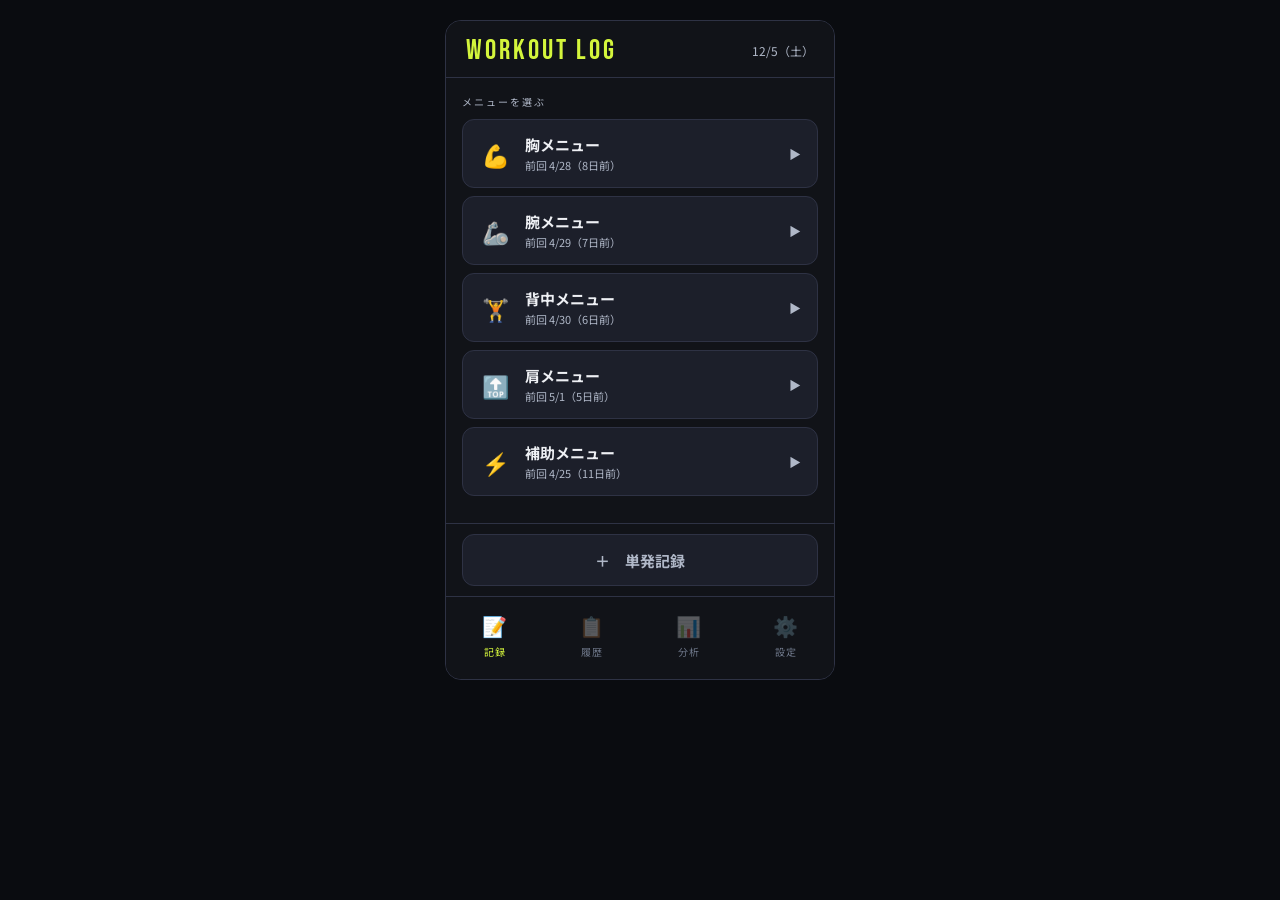
<file: Claudeチャットより/01_記録タブ.html>
<!DOCTYPE html>
<html lang="ja">
<head>
<meta charset="UTF-8">
<meta name="viewport" content="width=device-width, initial-scale=1.0">
<title>記録タブ モック</title>
<link rel="preconnect" href="https://fonts.googleapis.com">
<link href="https://fonts.googleapis.com/css2?family=Bebas+Neue&family=Noto+Sans+JP:wght@400;500;700&display=swap" rel="stylesheet">
<style>
* { box-sizing: border-box; margin: 0; padding: 0; }
body { background: #0a0c10; display: flex; justify-content: center; padding: 20px; font-family: 'Noto Sans JP', sans-serif; }

.wa {
  background: #111318; color: #eef0f4;
  max-width: 390px; width: 100%;
  border-radius: 16px; overflow: hidden;
  height: 660px; display: flex; flex-direction: column;
  border: 1px solid #2e3244;
}
.wa-header {
  padding: 16px 20px 12px;
  background: rgba(17,19,24,0.97);
  border-bottom: 1px solid #2e3244; flex-shrink: 0;
}
.wa-header-row { display: flex; align-items: center; gap: 10px; }
.wa-back-btn { background: none !important; border: none !important; color: #9ba3b5 !important; font-size: 18px; cursor: pointer; padding: 2px 4px; line-height: 1; flex-shrink: 0; }
.wa-header-title { font-family: 'Bebas Neue', sans-serif; font-size: 22px; letter-spacing: 2px; color: #d4f53c; line-height: 1; flex: 1; }
.wa-app-title { font-family: 'Bebas Neue', sans-serif; font-size: 28px; letter-spacing: 3px; color: #d4f53c; line-height: 1; flex: 1; }
.wa-date { font-size: 12px; color: #b0b8c8; padding-bottom: 2px; }
.wa-header-sub { font-size: 11px; color: #b0b8c8; }

.wa-body { flex: 1; overflow-y: auto; padding: 16px 16px 8px; }
.wa-section-label { font-size: 10px; letter-spacing: 2px; color: #b0b8c8; text-transform: uppercase; margin-bottom: 10px; }

/* メニューアイテム */
.wa-menu-item { display: flex; align-items: center; background: #1c1f2a; border: 1px solid #2e3244; border-radius: 12px; padding: 14px 16px; margin-bottom: 8px; cursor: pointer; transition: border-color 0.15s, background 0.15s; gap: 14px; }
.wa-menu-item:hover { border-color: #d4f53c; background: #1e2230; }
.wa-menu-icon { font-size: 22px; width: 32px; text-align: center; flex-shrink: 0; }
.wa-menu-info { flex: 1; }
.wa-menu-name { font-size: 15px; font-weight: 700; color: #eef0f4; margin-bottom: 2px; }
.wa-menu-meta { font-size: 11px; color: #b0b8c8; }
.wa-menu-chevron { font-size: 12px; color: #b0b8c8; }

/* 固定ボタンエリア */
.wa-fixed-btn-wrap { flex-shrink: 0; padding: 10px 16px; border-top: 1px solid #2e3244; background: #111318; }

.wa-single-btn { display: flex !important; align-items: center !important; justify-content: center !important; gap: 10px; width: 100% !important; background: #1c1f2a !important; border: 1px solid #2e3244 !important; border-radius: 12px !important; padding: 14px 16px !important; color: #b0b8c8 !important; font-size: 15px !important; font-weight: 700 !important; font-family: 'Noto Sans JP', sans-serif !important; cursor: pointer; transition: all 0.15s; min-height: 52px; }
.wa-single-btn:hover { border-color: #d4f53c !important; color: #d4f53c !important; background: #1e2230 !important; }

/* アクションボタン（黄緑2px枠） */
.wa-action-btn { width: 100% !important; padding: 14px !important; background: none !important; border: 2px solid #d4f53c !important; border-radius: 12px !important; color: #d4f53c !important; font-size: 14px !important; font-weight: 700 !important; font-family: 'Noto Sans JP', sans-serif !important; cursor: pointer; transition: all 0.15s; }
.wa-action-btn:hover { background: rgba(212,245,60,0.08) !important; }

/* 保存ボタン（黄緑塗りつぶし） */
.wa-save-btn { width: 100% !important; padding: 14px !important; background: #d4f53c !important; border: none !important; border-radius: 12px !important; color: #111318 !important; font-size: 15px !important; font-weight: 700 !important; font-family: 'Noto Sans JP', sans-serif !important; cursor: pointer; }
.wa-save-btn:hover { opacity: 0.88; }

/* タイマーバー */
.wa-timer-bar { display: flex; align-items: center; justify-content: space-between; padding: 8px 20px; background: #1c1f2a; border-bottom: 1px solid #2e3244; flex-shrink: 0; }
.wa-timer-label { font-size: 11px; color: #b0b8c8; letter-spacing: 1px; }
.wa-timer-val { font-family: 'Bebas Neue', sans-serif; font-size: 22px; color: #d4f53c; letter-spacing: 2px; line-height: 1; }

/* 種目リスト */
.wa-ex-item { display: flex; align-items: center; gap: 12px; padding: 12px 14px; border-radius: 12px; margin-bottom: 6px; cursor: pointer; border: 1px solid transparent; transition: all 0.15s; }
.wa-ex-item:hover { background: #1c1f2a; border-color: #2e3244; }
.wa-ex-item.done { opacity: 0.4; }
.wa-ex-item.active { background: rgba(212,245,60,0.08); border-color: rgba(212,245,60,0.3); }
.wa-ex-status { width: 22px; text-align: center; flex-shrink: 0; }
.wa-ex-status.check { color: #d4f53c; font-size: 16px; }
.wa-ex-status.play { color: #d4f53c; font-size: 13px; }
.wa-ex-status.pending { color: #2e3244; font-size: 18px; }
.wa-ex-info { flex: 1; min-width: 0; }
.wa-ex-name { font-size: 14px; font-weight: 700; color: #eef0f4; }
.wa-ex-item.active .wa-ex-name { color: #d4f53c; }
.wa-ex-item.done .wa-ex-name { color: #6e7789; }
.wa-ex-prev { font-size: 11px; color: #b0b8c8; margin-top: 2px; white-space: nowrap; overflow: hidden; text-overflow: ellipsis; }
.wa-ex-chevron { font-size: 11px; color: #3a3f52; flex-shrink: 0; }
.wa-add-ex-btn { display: flex !important; align-items: center !important; gap: 8px; background: none !important; border: none !important; color: #b0b8c8 !important; font-size: 13px !important; font-family: 'Noto Sans JP', sans-serif !important; padding: 10px 14px !important; cursor: pointer; border-radius: 8px; transition: color 0.15s; width: 100% !important; }
.wa-add-ex-btn:hover { color: #eef0f4 !important; }

/* 種目入力 */
.wa-info-bar { display: flex; align-items: center; justify-content: space-between; padding: 8px 20px; background: #1c1f2a; border-bottom: 1px solid #2e3244; flex-shrink: 0; }
.wa-info-start { font-size: 11px; color: #b0b8c8; }
.wa-interval-row { display: flex; align-items: center; gap: 6px; }
.wa-interval-label { font-size: 11px; color: #b0b8c8; }
.wa-interval-input { font-family: 'Bebas Neue', sans-serif; font-size: 18px; color: #eef0f4; width: 48px; text-align: center; background: #272b38; border: 1px solid #2e3244; border-radius: 6px; padding: 2px 4px; letter-spacing: 1px; }
.wa-prev-box { background: #1c1f2a; border-left: 2px solid #d4f53c; border-radius: 0 8px 8px 0; padding: 10px 12px; margin-bottom: 14px; }
.wa-prev-label { font-size: 10px; color: #b0b8c8; letter-spacing: 1px; text-transform: uppercase; margin-bottom: 4px; }
.wa-prev-memo { font-size: 12px; color: #c8d0dc; margin-bottom: 4px; line-height: 1.5; }
.wa-prev-sets { font-size: 12px; color: #b0b8c8; margin-bottom: 2px; }
.wa-prev-stats { font-size: 11px; color: #b0b8c8; }
.wa-set-row { display: flex; align-items: center; gap: 6px; margin-bottom: 6px; }
.wa-set-num { font-size: 11px; color: #b0b8c8; width: 24px; text-align: right; flex-shrink: 0; }
.wa-set-input { font-family: 'Bebas Neue', sans-serif; font-size: 22px; color: #eef0f4; width: 64px; text-align: center; background: #1c1f2a; border: 1px solid #2e3244; border-radius: 8px; padding: 6px 4px; letter-spacing: 1px; }
.wa-set-input:focus { outline: none; border-color: #d4f53c; }
.wa-set-unit { font-size: 11px; color: #b0b8c8; flex-shrink: 0; width: 14px; }
.wa-set-cross { font-size: 13px; color: #6e7789; flex-shrink: 0; }
.wa-record-btn { flex: 1 !important; padding: 8px 6px !important; border-radius: 8px !important; border: 1px solid #2e3244 !important; background: none !important; color: #b0b8c8 !important; font-size: 12px !important; font-weight: 700 !important; font-family: 'Noto Sans JP', sans-serif !important; cursor: pointer; transition: all 0.15s; white-space: nowrap; }
.wa-record-btn:hover { border-color: #d4f53c !important; color: #d4f53c !important; }
.wa-record-btn.recorded { background: rgba(212,245,60,0.1) !important; border-color: rgba(212,245,60,0.4) !important; color: #d4f53c !important; }
.wa-interval-auto { font-size: 10px; color: #7a8394; margin: -2px 0 4px 30px; }
.wa-add-row { display: flex; gap: 12px; margin-top: 6px; margin-bottom: 4px; }
.wa-add-btn { background: none !important; border: none !important; color: #b0b8c8 !important; font-size: 12px !important; font-family: 'Noto Sans JP', sans-serif !important; cursor: pointer; padding: 4px 0; transition: color 0.15s; }
.wa-add-btn:hover { color: #eef0f4 !important; }
.wa-divider { height: 1px; background: #2e3244; margin: 12px 0; }
.wa-injury-toggle { display: flex !important; align-items: center !important; gap: 8px; background: none !important; border: 1px solid #2e3244 !important; border-radius: 8px !important; padding: 9px 12px !important; color: #b0b8c8 !important; font-size: 12px !important; font-family: 'Noto Sans JP', sans-serif !important; cursor: pointer; width: 100% !important; transition: all 0.15s; }
.wa-injury-toggle.open { border-color: rgba(212,245,60,0.3) !important; color: #c8d0dc !important; }
.wa-injury-chevron { margin-left: auto; transition: transform 0.2s; font-size: 10px; }
.wa-injury-body { display: none; padding: 10px 0 4px; }
.wa-injury-body.open { display: block; }
.wa-injury-row { display: flex; gap: 8px; margin-bottom: 8px; }
.wa-injury-select { flex: 1; font-size: 13px; background: #1c1f2a; border: 1px solid #2e3244; border-radius: 8px; padding: 8px 10px; color: #eef0f4; font-family: 'Noto Sans JP', sans-serif; }
.wa-memo-label { font-size: 10px; color: #b0b8c8; letter-spacing: 1px; text-transform: uppercase; margin-bottom: 6px; }
.wa-memo-input { width: 100%; background: #1c1f2a; border: 1px solid #2e3244; border-radius: 8px; padding: 10px 12px; color: #eef0f4; font-family: 'Noto Sans JP', sans-serif; font-size: 13px; resize: none; outline: none; line-height: 1.6; }
.wa-memo-input::placeholder { color: #3a3f52; }
.wa-memo-input:focus { border-color: #d4f53c; }

/* 終了画面 */
.wa-finish-msg { text-align: center; margin-bottom: 24px; }
.wa-finish-emoji { font-size: 40px; margin-bottom: 10px; }
.wa-finish-title { font-family: 'Bebas Neue', sans-serif; font-size: 28px; letter-spacing: 3px; color: #eef0f4; margin-bottom: 6px; }
.wa-finish-time { font-size: 13px; color: #b0b8c8; }
.wa-finish-time span { font-family: 'Bebas Neue', sans-serif; font-size: 22px; color: #d4f53c; letter-spacing: 2px; margin: 0 4px; }
.wa-summary-row { display: flex; gap: 8px; margin-bottom: 20px; }
.wa-summary-card { flex: 1; background: #1c1f2a; border: 1px solid #2e3244; border-radius: 10px; padding: 12px; text-align: center; }
.wa-summary-num { font-family: 'Bebas Neue', sans-serif; font-size: 26px; color: #eef0f4; line-height: 1; }
.wa-summary-num em { font-family: 'Noto Sans JP', sans-serif; font-size: 11px; color: #b0b8c8; font-style: normal; }
.wa-summary-label { font-size: 10px; color: #b0b8c8; margin-top: 4px; }
.wa-choice-row { display: flex; gap: 8px; margin-bottom: 20px; }
.wa-choice-btn { flex: 1 !important; padding: 12px 6px !important; background: #1c1f2a !important; border: 1px solid #2e3244 !important; border-radius: 10px !important; color: #b0b8c8 !important; font-size: 13px !important; font-weight: 700 !important; font-family: 'Noto Sans JP', sans-serif !important; cursor: pointer; transition: all 0.15s; text-align: center; }
.wa-choice-btn.selected { background: rgba(212,245,60,0.1) !important; border-color: rgba(212,245,60,0.5) !important; color: #d4f53c !important; }

/* ナビ */
.wa-bottom-nav { flex-shrink: 0; background: rgba(17,19,24,0.97); border-top: 1px solid #2e3244; display: flex; justify-content: space-around; padding: 10px 0 16px; }
.wa-nav-item { display: flex; flex-direction: column; align-items: center; gap: 4px; cursor: pointer; padding: 4px 16px; }
.wa-nav-icon { font-size: 20px; opacity: 0.3; }
.wa-nav-label { font-size: 10px; color: #6e7789; letter-spacing: 0.5px; }
.wa-nav-item.active .wa-nav-icon { opacity: 1; }
.wa-nav-item.active .wa-nav-label { color: #d4f53c; }
.wa-divider-line { height: 1px; background: #2e3244; margin: 8px 0; }
.screen { display: none; flex-direction: column; flex: 1; overflow: hidden; }
.screen.active { display: flex; }
</style>
</head>
<body>
<div class="wa">

  <!-- 画面1：メニュー選択 -->
  <div class="screen active" id="s1">
    <div class="wa-header">
      <div class="wa-header-row">
        <div class="wa-app-title">WORKOUT LOG</div>
        <div class="wa-date" id="wa-today"></div>
      </div>
    </div>
    <div class="wa-body">
      <div class="wa-section-label">メニューを選ぶ</div>
      <div class="wa-menu-item" onclick="goS2()"><div class="wa-menu-icon">💪</div><div class="wa-menu-info"><div class="wa-menu-name">胸メニュー</div><div class="wa-menu-meta">前回 4/28（8日前）</div></div><div class="wa-menu-chevron">▶</div></div>
      <div class="wa-menu-item" onclick="goS2()"><div class="wa-menu-icon">🦾</div><div class="wa-menu-info"><div class="wa-menu-name">腕メニュー</div><div class="wa-menu-meta">前回 4/29（7日前）</div></div><div class="wa-menu-chevron">▶</div></div>
      <div class="wa-menu-item" onclick="goS2()"><div class="wa-menu-icon">🏋️</div><div class="wa-menu-info"><div class="wa-menu-name">背中メニュー</div><div class="wa-menu-meta">前回 4/30（6日前）</div></div><div class="wa-menu-chevron">▶</div></div>
      <div class="wa-menu-item" onclick="goS2()"><div class="wa-menu-icon">🔝</div><div class="wa-menu-info"><div class="wa-menu-name">肩メニュー</div><div class="wa-menu-meta">前回 5/1（5日前）</div></div><div class="wa-menu-chevron">▶</div></div>
      <div class="wa-menu-item" onclick="goS2()"><div class="wa-menu-icon">⚡</div><div class="wa-menu-info"><div class="wa-menu-name">補助メニュー</div><div class="wa-menu-meta">前回 4/25（11日前）</div></div><div class="wa-menu-chevron">▶</div></div>
    </div>
    <div class="wa-fixed-btn-wrap">
      <button class="wa-single-btn" onclick="goS2()">＋　単発記録</button>
    </div>
    <div class="wa-bottom-nav">
      <div class="wa-nav-item active"><div class="wa-nav-icon">📝</div><div class="wa-nav-label">記録</div></div>
      <div class="wa-nav-item"><div class="wa-nav-icon">📋</div><div class="wa-nav-label">履歴</div></div>
      <div class="wa-nav-item"><div class="wa-nav-icon">📊</div><div class="wa-nav-label">分析</div></div>
      <div class="wa-nav-item"><div class="wa-nav-icon">⚙️</div><div class="wa-nav-label">設定</div></div>
    </div>
  </div>

  <!-- 画面2：種目リスト -->
  <div class="screen" id="s2">
    <div class="wa-header">
      <div class="wa-header-row">
        <button class="wa-back-btn" onclick="goS1()">◀</button>
        <div class="wa-header-title">胸メニュー</div>
        <div class="wa-date" id="wa-today2"></div>
      </div>
    </div>
    <div class="wa-timer-bar">
      <span class="wa-timer-label">経過時間</span>
      <span class="wa-timer-val" id="wa-timer">00:00</span>
    </div>
    <div class="wa-body" style="padding:12px 16px 8px;">
      <div class="wa-ex-item done"><div class="wa-ex-status check">✓</div><div class="wa-ex-info"><div class="wa-ex-name">ストレッチ-トレーニング前</div></div><div class="wa-ex-chevron">▶</div></div>
      <div class="wa-ex-item done"><div class="wa-ex-status check">✓</div><div class="wa-ex-info"><div class="wa-ex-name">チンタック</div></div><div class="wa-ex-chevron">▶</div></div>
      <div class="wa-ex-item active" onclick="goS3()"><div class="wa-ex-status play">▶</div><div class="wa-ex-info"><div class="wa-ex-name">ダンベルプレス</div><div class="wa-ex-prev">前回 17.5kg×14 / 15kg×12 / 15kg×10</div></div><div class="wa-ex-chevron">▶</div></div>
      <div class="wa-ex-item" onclick="goS3()"><div class="wa-ex-status pending">○</div><div class="wa-ex-info"><div class="wa-ex-name">ダンベルフライ</div><div class="wa-ex-prev">前回 12kg×12 / 12kg×10 / 10kg×12</div></div><div class="wa-ex-chevron">▶</div></div>
      <div class="wa-ex-item" onclick="goS3()"><div class="wa-ex-status pending">○</div><div class="wa-ex-info"><div class="wa-ex-name">クランチ</div></div><div class="wa-ex-chevron">▶</div></div>
      <div class="wa-ex-item" onclick="goS3()"><div class="wa-ex-status pending">○</div><div class="wa-ex-info"><div class="wa-ex-name">スーパーマン</div></div><div class="wa-ex-chevron">▶</div></div>
      <div class="wa-ex-item" onclick="goS3()"><div class="wa-ex-status pending">○</div><div class="wa-ex-info"><div class="wa-ex-name">カーフレイズ</div></div><div class="wa-ex-chevron">▶</div></div>
      <div class="wa-ex-item" onclick="goS3()"><div class="wa-ex-status pending">○</div><div class="wa-ex-info"><div class="wa-ex-name">ストレッチ-トレーニング後</div></div><div class="wa-ex-chevron">▶</div></div>
      <div class="wa-divider-line"></div>
      <button class="wa-add-ex-btn">＋　種目を追加</button>
    </div>
    <div class="wa-fixed-btn-wrap">
      <button class="wa-action-btn" onclick="goFinish()">トレーニングを終了する</button>
    </div>
    <div class="wa-bottom-nav">
      <div class="wa-nav-item active"><div class="wa-nav-icon">📝</div><div class="wa-nav-label">記録</div></div>
      <div class="wa-nav-item"><div class="wa-nav-icon">📋</div><div class="wa-nav-label">履歴</div></div>
      <div class="wa-nav-item"><div class="wa-nav-icon">📊</div><div class="wa-nav-label">分析</div></div>
      <div class="wa-nav-item"><div class="wa-nav-icon">⚙️</div><div class="wa-nav-label">設定</div></div>
    </div>
  </div>

  <!-- 画面3：種目入力 -->
  <div class="screen" id="s3">
    <div class="wa-header">
      <div class="wa-header-row">
        <button class="wa-back-btn" onclick="goS2()">◀</button>
        <div class="wa-header-title">ダンベルプレス</div>
        <div class="wa-header-sub" id="wa-start-time"></div>
      </div>
    </div>
    <div class="wa-info-bar">
      <span class="wa-info-start">開始済み</span>
      <div class="wa-interval-row">
        <span class="wa-interval-label">目標インターバル</span>
        <input class="wa-interval-input" type="number" value="90" min="0" max="999">
        <span class="wa-interval-label">秒</span>
      </div>
    </div>
    <div class="wa-body" style="padding:12px 16px;">
      <div class="wa-prev-box">
        <div class="wa-prev-label">前回のメモ</div>
        <div class="wa-prev-memo">① 左肩に若干違和感　③ 次回は腰ベルト試す</div>
        <div class="wa-prev-sets">前回 4/28: 17.5kg×14 / 15kg×12 / 15kg×10</div>
        <div class="wa-prev-stats">累計 234回　前回から8日</div>
      </div>
      <div class="wa-section-label">ウォームアップ</div>
      <div class="wa-set-row"><span class="wa-set-num">準①</span><input class="wa-set-input" type="number" value="7.5"><span class="wa-set-unit">kg</span><span class="wa-set-cross">×</span><input class="wa-set-input" type="number" value="10"><span class="wa-set-unit">回</span><button class="wa-record-btn recorded">✓ 記録済</button></div>
      <div class="wa-set-row"><span class="wa-set-num">準②</span><input class="wa-set-input" type="number" value="12.5"><span class="wa-set-unit">kg</span><span class="wa-set-cross">×</span><input class="wa-set-input" type="number" value="5"><span class="wa-set-unit">回</span><button class="wa-record-btn recorded">✓ 記録済</button></div>
      <div class="wa-section-label">メイン</div>
      <div class="wa-set-row"><span class="wa-set-num">①</span><input class="wa-set-input" type="number" value="17.5"><span class="wa-set-unit">kg</span><span class="wa-set-cross">×</span><input class="wa-set-input" type="number" value="14"><span class="wa-set-unit">回</span><button class="wa-record-btn recorded">✓ 記録済</button></div>
      <div class="wa-interval-auto">①→② 92秒</div>
      <div class="wa-set-row"><span class="wa-set-num">②</span><input class="wa-set-input" type="number" value="15"><span class="wa-set-unit">kg</span><span class="wa-set-cross">×</span><input class="wa-set-input" type="number" value="12"><span class="wa-set-unit">回</span><button class="wa-record-btn recorded">✓ 記録済</button></div>
      <div class="wa-interval-auto">②→③ 88秒</div>
      <div class="wa-set-row"><span class="wa-set-num">③</span><input class="wa-set-input" type="number" value="15"><span class="wa-set-unit">kg</span><span class="wa-set-cross">×</span><input class="wa-set-input" type="number" value="10"><span class="wa-set-unit">回</span><button class="wa-record-btn" onclick="this.classList.add('recorded');this.textContent='✓ 記録済'">記録</button></div>
      <div class="wa-add-row"><button class="wa-add-btn">＋ セット追加</button><button class="wa-add-btn">＋ ウォームアップ追加</button></div>
      <div class="wa-divider"></div>
      <div style="margin-bottom:10px;">
        <button class="wa-injury-toggle" id="injury-toggle" onclick="toggleInjury()">🩹 怪我の記録（任意）<span class="wa-injury-chevron" id="injury-chev">▼</span></button>
        <div class="wa-injury-body" id="injury-body">
          <div class="wa-injury-row">
            <select class="wa-injury-select"><option value="">部位を選択</option><option>右肩</option><option>左肩</option><option>右肘</option><option>左肘</option><option>腰</option><option>右膝</option><option>左膝</option><option>右手首</option><option>左手首</option><option>その他</option></select>
            <select class="wa-injury-select"><option value="">程度</option><option>違和感</option><option>支障あり</option><option>中断レベル</option></select>
          </div>
          <textarea class="wa-memo-input" rows="2" placeholder="怪我メモ（任意）"></textarea>
        </div>
      </div>
      <div><div class="wa-memo-label">メモ</div><textarea class="wa-memo-input" rows="2" placeholder="自由記述"></textarea></div>
    </div>
    <div class="wa-fixed-btn-wrap">
      <button class="wa-action-btn" onclick="goS2()">この種目を完了　→　次の種目へ</button>
    </div>
    <div class="wa-bottom-nav">
      <div class="wa-nav-item active"><div class="wa-nav-icon">📝</div><div class="wa-nav-label">記録</div></div>
      <div class="wa-nav-item"><div class="wa-nav-icon">📋</div><div class="wa-nav-label">履歴</div></div>
      <div class="wa-nav-item"><div class="wa-nav-icon">📊</div><div class="wa-nav-label">分析</div></div>
      <div class="wa-nav-item"><div class="wa-nav-icon">⚙️</div><div class="wa-nav-label">設定</div></div>
    </div>
  </div>

  <!-- 終了画面 -->
  <div class="screen" id="sFinish">
    <div class="wa-header">
      <div class="wa-header-row">
        <button class="wa-back-btn" onclick="goS2()">◀</button>
        <div class="wa-header-title">トレーニング完了</div>
      </div>
    </div>
    <div class="wa-body" style="padding:24px 16px 16px;">
      <div class="wa-finish-msg">
        <div class="wa-finish-emoji">💪</div>
        <div class="wa-finish-title">お疲れ様でした</div>
        <div class="wa-finish-time">総時間<span>43</span>分</div>
      </div>
      <div class="wa-summary-row">
        <div class="wa-summary-card"><div class="wa-summary-num">7<em>種目</em></div><div class="wa-summary-label">実施種目数</div></div>
        <div class="wa-summary-card"><div class="wa-summary-num">18<em>セット</em></div><div class="wa-summary-label">総セット数</div></div>
        <div class="wa-summary-card"><div class="wa-summary-num">17:30</div><div class="wa-summary-label">開始時刻</div></div>
      </div>
      <div class="wa-section-label">コンディション</div>
      <div class="wa-choice-row">
        <button class="wa-choice-btn" onclick="selectChoice(this,'cond')">好調</button>
        <button class="wa-choice-btn selected" onclick="selectChoice(this,'cond')">普通</button>
        <button class="wa-choice-btn" onclick="selectChoice(this,'cond')">不調</button>
      </div>
      <div class="wa-section-label">満足度</div>
      <div class="wa-choice-row">
        <button class="wa-choice-btn" onclick="selectChoice(this,'satis')">よくできた</button>
        <button class="wa-choice-btn selected" onclick="selectChoice(this,'satis')">まあまあ</button>
        <button class="wa-choice-btn" onclick="selectChoice(this,'satis')">いまいち</button>
      </div>
      <div><div class="wa-memo-label">感想</div><textarea class="wa-memo-input" rows="3" placeholder="今日のトレーニングについて自由記述"></textarea></div>
    </div>
    <div class="wa-fixed-btn-wrap">
      <button class="wa-save-btn" onclick="goS1()">保存して終了</button>
    </div>
    <div class="wa-bottom-nav">
      <div class="wa-nav-item active"><div class="wa-nav-icon">📝</div><div class="wa-nav-label">記録</div></div>
      <div class="wa-nav-item"><div class="wa-nav-icon">📋</div><div class="wa-nav-label">履歴</div></div>
      <div class="wa-nav-item"><div class="wa-nav-icon">📊</div><div class="wa-nav-label">分析</div></div>
      <div class="wa-nav-item"><div class="wa-nav-icon">⚙️</div><div class="wa-nav-label">設定</div></div>
    </div>
  </div>

</div>
<script>
const d = new Date();
const days = ['日','月','火','水','木','金','土'];
const dateStr = (d.getMonth()+1) + '/' + d.getDate() + '（' + days[d.getDay()] + '）';
document.getElementById('wa-today').textContent = dateStr;
document.getElementById('wa-today2').textContent = dateStr;
document.getElementById('wa-start-time').textContent = String(d.getHours()).padStart(2,'0') + ':' + String(d.getMinutes()).padStart(2,'0') + ' 開始';

let timerInterval = null, sec = 0;
function show(id) { document.querySelectorAll('.screen').forEach(s => s.classList.remove('active')); document.getElementById(id).classList.add('active'); }
function goS1() { clearInterval(timerInterval); timerInterval = null; sec = 0; document.getElementById('wa-timer').textContent = '00:00'; show('s1'); }
function goS2() { if (!timerInterval) { timerInterval = setInterval(() => { sec++; const el = document.getElementById('wa-timer'); if(el) el.textContent = String(Math.floor(sec/60)).padStart(2,'0')+':'+String(sec%60).padStart(2,'0'); }, 1000); } show('s2'); }
function goS3() { show('s3'); }
function goFinish() { show('sFinish'); }
function toggleInjury() {
  const toggle = document.getElementById('injury-toggle');
  const body = document.getElementById('injury-body');
  const chev = document.getElementById('injury-chev');
  toggle.classList.toggle('open'); body.classList.toggle('open');
  chev.style.transform = body.classList.contains('open') ? 'rotate(180deg)' : '';
}
function selectChoice(btn, group) {
  btn.closest('.wa-choice-row').querySelectorAll('.wa-choice-btn').forEach(b => b.classList.remove('selected'));
  btn.classList.add('selected');
}
</script>
</body>
</html>
</file>
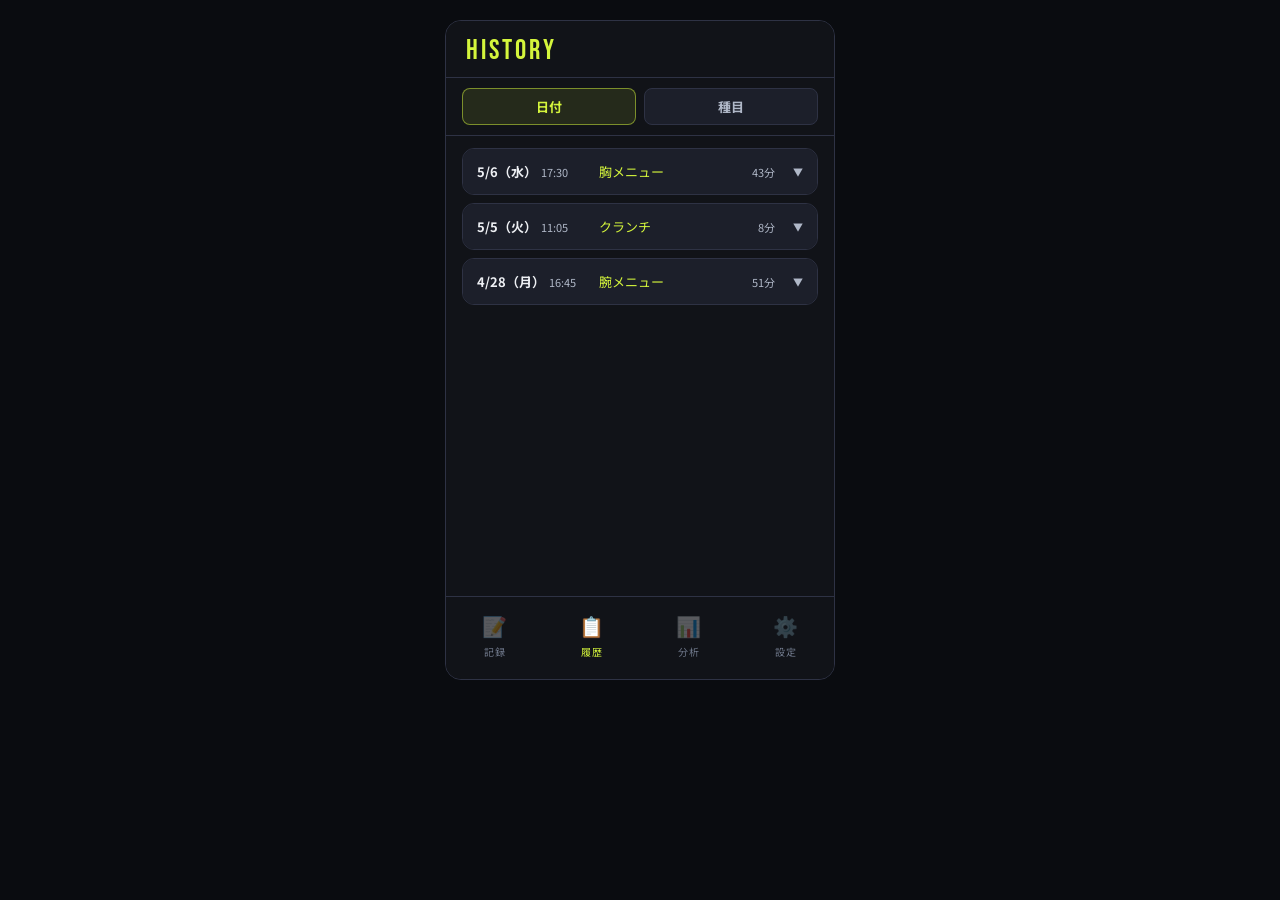
<file: Claudeチャットより/02_履歴タブ.html>
<!DOCTYPE html>
<html lang="ja">
<head>
<meta charset="UTF-8">
<meta name="viewport" content="width=device-width, initial-scale=1.0">
<title>履歴タブ モック</title>
<link rel="preconnect" href="https://fonts.googleapis.com">
<link href="https://fonts.googleapis.com/css2?family=Bebas+Neue&family=Noto+Sans+JP:wght@400;500;700&display=swap" rel="stylesheet">
<style>
* { box-sizing: border-box; margin: 0; padding: 0; }
body { background: #0a0c10; display: flex; justify-content: center; padding: 20px; font-family: 'Noto Sans JP', sans-serif; }
.wa { background: #111318; color: #eef0f4; max-width: 390px; width: 100%; border-radius: 16px; overflow: hidden; height: 660px; display: flex; flex-direction: column; border: 1px solid #2e3244; }
.wa-header { padding: 16px 20px 12px; background: rgba(17,19,24,0.97); border-bottom: 1px solid #2e3244; flex-shrink: 0; }
.wa-header-row { display: flex; align-items: center; gap: 10px; }
.wa-app-title { font-family: 'Bebas Neue', sans-serif; font-size: 28px; letter-spacing: 3px; color: #d4f53c; line-height: 1; flex: 1; }
.wa-back-btn { background: none !important; border: none !important; color: #9ba3b5 !important; font-size: 18px; cursor: pointer; padding: 2px 4px; line-height: 1; flex-shrink: 0; }
.wa-ex-hist-title { font-family: 'Bebas Neue', sans-serif; font-size: 20px; letter-spacing: 2px; color: #d4f53c; margin-bottom: 12px; }

/* サブタブ */
.wa-subtab-bar { display: flex; padding: 10px 16px; gap: 8px; border-bottom: 1px solid #2e3244; flex-shrink: 0; background: #111318; }
.wa-subtab { flex: 1; padding: 8px !important; background: #1c1f2a !important; border: 1px solid #2e3244 !important; border-radius: 8px !important; color: #b0b8c8 !important; font-size: 13px !important; font-weight: 700 !important; font-family: 'Noto Sans JP', sans-serif !important; cursor: pointer; transition: all 0.15s; text-align: center; }
.wa-subtab.active { background: rgba(212,245,60,0.1) !important; border-color: rgba(212,245,60,0.5) !important; color: #d4f53c !important; }

.wa-body { flex: 1; overflow-y: auto; padding: 12px 16px; }

/* 日付軸 */
.wa-session-item { border: 1px solid #2e3244; border-radius: 12px; margin-bottom: 8px; overflow: hidden; }
.wa-session-item.expanded { border-color: rgba(212,245,60,0.3); }
.wa-session-header { display: flex; align-items: center; gap: 12px; padding: 13px 14px; cursor: pointer; background: #1c1f2a; transition: background 0.15s; }
.wa-session-header:hover { background: #1e2230; }
.wa-session-date { font-size: 13px; font-weight: 700; color: #eef0f4; flex-shrink: 0; width: 110px; }
.wa-session-date span { font-size: 11px; color: #b0b8c8; font-weight: 400; margin-left: 4px; }
.wa-session-menu { font-size: 13px; color: #d4f53c; flex: 1; }
.wa-session-dur { font-size: 11px; color: #b0b8c8; flex-shrink: 0; }
.wa-session-chev { font-size: 10px; color: #b0b8c8; margin-left: 6px; transition: transform 0.2s; }
.wa-session-item.expanded .wa-session-chev { transform: rotate(180deg); }
.wa-session-body { display: none; background: #161920; padding: 10px 14px 12px; }
.wa-session-item.expanded .wa-session-body { display: block; }
.wa-session-cond { display: flex; gap: 12px; margin-bottom: 10px; font-size: 11px; color: #b0b8c8; }
.wa-session-cond span { color: #eef0f4; }
.wa-session-feeling { font-size: 11px; color: #b0b8c8; margin-bottom: 10px; line-height: 1.5; }
.wa-ex-row { padding: 8px 0; border-top: 1px solid #2e3244; }
.wa-ex-row-name { font-size: 13px; font-weight: 700; color: #eef0f4; cursor: pointer; margin-bottom: 2px; transition: color 0.15s; }
.wa-ex-row-name:hover { color: #d4f53c; }
.wa-ex-row-main { font-size: 12px; color: #b0b8c8; margin-bottom: 2px; }
.wa-ex-row-warm { font-size: 11px; color: #6e7789; margin-bottom: 2px; }
.wa-ex-row-injury { font-size: 11px; color: #ff9f40; margin-bottom: 2px; }
.wa-ex-row-memo { font-size: 11px; color: #9ba3b5; }

/* 種目軸 */
.wa-ex-search-wrap { background: #1c1f2a; border: 1px solid #2e3244; border-radius: 10px; padding: 10px 12px; margin-bottom: 8px; display: flex; align-items: center; gap: 8px; }
.wa-ex-search-wrap input { flex: 1; background: none; border: none; outline: none; color: #eef0f4; font-size: 14px; font-family: 'Noto Sans JP', sans-serif; }
.wa-ex-search-wrap input::placeholder { color: #3a3f52; }
.wa-ex-list-item { display: flex; align-items: center; justify-content: space-between; padding: 12px 4px; border-bottom: 1px solid #2e3244; cursor: pointer; transition: color 0.15s; }
.wa-ex-list-item:hover .wa-ex-list-name { color: #d4f53c; }
.wa-ex-list-name { font-size: 14px; font-weight: 700; color: #eef0f4; }
.wa-ex-list-meta { font-size: 11px; color: #b0b8c8; margin-left: auto; margin-right: 8px; }
.wa-ex-list-chev { font-size: 11px; color: #3a3f52; }

/* 種目履歴詳細 */
.wa-back-to { display: flex !important; align-items: center !important; gap: 6px; font-size: 12px; color: #b0b8c8 !important; background: none !important; border: none !important; cursor: pointer; padding: 0 0 10px !important; font-family: 'Noto Sans JP', sans-serif !important; transition: color 0.15s; }
.wa-back-to:hover { color: #d4f53c !important; }
.wa-ex-hist-item { border: 1px solid #2e3244; border-radius: 12px; margin-bottom: 8px; overflow: hidden; }
.wa-ex-hist-item.expanded { border-color: rgba(212,245,60,0.3); }
.wa-ex-hist-header { display: flex; align-items: center; gap: 10px; padding: 12px 14px; cursor: pointer; background: #1c1f2a; transition: background 0.15s; }
.wa-ex-hist-header:hover { background: #1e2230; }
.wa-ex-hist-date { font-size: 13px; font-weight: 700; color: #eef0f4; flex-shrink: 0; width: 80px; }
.wa-ex-hist-sets { font-size: 12px; color: #b0b8c8; flex: 1; }
.wa-ex-hist-chev { font-size: 10px; color: #b0b8c8; transition: transform 0.2s; }
.wa-ex-hist-item.expanded .wa-ex-hist-chev { transform: rotate(180deg); }
.wa-ex-hist-body { display: none; background: #161920; padding: 10px 14px 12px; }
.wa-ex-hist-item.expanded .wa-ex-hist-body { display: block; }
.wa-ex-hist-detail { font-size: 12px; color: #b0b8c8; margin-bottom: 4px; }
.wa-ex-hist-injury { font-size: 11px; color: #ff9f40; margin-bottom: 4px; }
.wa-ex-hist-memo { font-size: 11px; color: #9ba3b5; }

.subscreen { display: none; }
.subscreen.active { display: block; }

.wa-bottom-nav { flex-shrink: 0; background: rgba(17,19,24,0.97); border-top: 1px solid #2e3244; display: flex; justify-content: space-around; padding: 10px 0 16px; }
.wa-nav-item { display: flex; flex-direction: column; align-items: center; gap: 4px; cursor: pointer; padding: 4px 16px; }
.wa-nav-icon { font-size: 20px; opacity: 0.3; }
.wa-nav-label { font-size: 10px; color: #6e7789; letter-spacing: 0.5px; }
.wa-nav-item.active .wa-nav-icon { opacity: 1; }
.wa-nav-item.active .wa-nav-label { color: #d4f53c; }
</style>
</head>
<body>
<div class="wa">
  <div class="wa-header">
    <div class="wa-header-row"><div class="wa-app-title">HISTORY</div></div>
  </div>
  <div class="wa-subtab-bar">
    <button class="wa-subtab active" id="tab-date" onclick="switchTab('date')">日付</button>
    <button class="wa-subtab" id="tab-ex" onclick="switchTab('ex')">種目</button>
  </div>
  <div class="wa-body">

    <!-- 日付軸ビュー -->
    <div class="subscreen active" id="view-date">
      <div class="wa-session-item" id="sess1">
        <div class="wa-session-header" onclick="toggleSession('sess1')">
          <div class="wa-session-date">5/6（水）<span>17:30</span></div>
          <div class="wa-session-menu">胸メニュー</div>
          <div class="wa-session-dur">43分</div>
          <div class="wa-session-chev">▼</div>
        </div>
        <div class="wa-session-body">
          <div class="wa-session-cond"><div>コンディション：<span>好調</span></div><div>満足度：<span>よくできた</span></div></div>
          <div class="wa-session-feeling">全体的に調子よかった。ダンベルプレスで重量更新。</div>
          <div class="wa-ex-row"><div class="wa-ex-row-name" onclick="goExDetail('ストレッチ-トレーニング前','sess1')">ストレッチ-トレーニング前</div></div>
          <div class="wa-ex-row">
            <div class="wa-ex-row-name" onclick="goExDetail('ダンベルプレス','sess1')">ダンベルプレス</div>
            <div class="wa-ex-row-warm">ウォームアップ: 7.5kg×10 / 12.5kg×5</div>
            <div class="wa-ex-row-main">17.5kg×14 / 15kg×12 / 15kg×10</div>
            <div class="wa-ex-row-injury">①右肩・違和感</div>
            <div class="wa-ex-row-memo">次回は腰ベルト試す</div>
          </div>
          <div class="wa-ex-row">
            <div class="wa-ex-row-name" onclick="goExDetail('ダンベルフライ','sess1')">ダンベルフライ</div>
            <div class="wa-ex-row-warm">ウォームアップ: 8kg×10</div>
            <div class="wa-ex-row-main">12kg×12 / 12kg×10 / 10kg×12</div>
          </div>
          <div class="wa-ex-row"><div class="wa-ex-row-name" onclick="goExDetail('クランチ','sess1')">クランチ</div><div class="wa-ex-row-main">20回 / 20回 / 15回</div></div>
          <div class="wa-ex-row"><div class="wa-ex-row-name" onclick="goExDetail('ストレッチ-トレーニング後','sess1')">ストレッチ-トレーニング後</div></div>
        </div>
      </div>
      <div class="wa-session-item" id="sess2">
        <div class="wa-session-header" onclick="toggleSession('sess2')">
          <div class="wa-session-date">5/5（火）<span>11:05</span></div>
          <div class="wa-session-menu">クランチ</div>
          <div class="wa-session-dur">8分</div>
          <div class="wa-session-chev">▼</div>
        </div>
        <div class="wa-session-body">
          <div class="wa-ex-row"><div class="wa-ex-row-name" onclick="goExDetail('クランチ','sess2')">クランチ</div><div class="wa-ex-row-main">20回 / 20回 / 20回</div></div>
        </div>
      </div>
      <div class="wa-session-item" id="sess3">
        <div class="wa-session-header" onclick="toggleSession('sess3')">
          <div class="wa-session-date">4/28（月）<span>16:45</span></div>
          <div class="wa-session-menu">腕メニュー</div>
          <div class="wa-session-dur">51分</div>
          <div class="wa-session-chev">▼</div>
        </div>
        <div class="wa-session-body">
          <div class="wa-session-cond"><div>コンディション：<span>普通</span></div><div>満足度：<span>まあまあ</span></div></div>
          <div class="wa-ex-row"><div class="wa-ex-row-name" onclick="goExDetail('アームカール-ダンベル','sess3')">アームカール-ダンベル</div><div class="wa-ex-row-main">12kg×12 / 12kg×10 / 10kg×10</div></div>
          <div class="wa-ex-row"><div class="wa-ex-row-name" onclick="goExDetail('フレンチプレス','sess3')">フレンチプレス</div><div class="wa-ex-row-main">8kg×12 / 8kg×10 / 8kg×10</div></div>
        </div>
      </div>
    </div>

    <!-- 種目軸ビュー -->
    <div class="subscreen" id="view-ex">
      <div id="ex-list-view">
        <div class="wa-ex-search-wrap">
          <span>🔍</span>
          <input type="text" placeholder="絞り込み…" oninput="filterEx(this.value)">
        </div>
        <div id="ex-list">
          <div class="wa-ex-list-item" onclick="goExDetail('ダンベルプレス',null)"><span class="wa-ex-list-name">ダンベルプレス</span><span class="wa-ex-list-meta">前回 5/6（0日前）</span><span class="wa-ex-list-chev">▶</span></div>
          <div class="wa-ex-list-item" onclick="goExDetail('ダンベルフライ',null)"><span class="wa-ex-list-name">ダンベルフライ</span><span class="wa-ex-list-meta">前回 5/6（0日前）</span><span class="wa-ex-list-chev">▶</span></div>
          <div class="wa-ex-list-item" onclick="goExDetail('クランチ',null)"><span class="wa-ex-list-name">クランチ</span><span class="wa-ex-list-meta">前回 5/6（0日前）</span><span class="wa-ex-list-chev">▶</span></div>
          <div class="wa-ex-list-item" onclick="goExDetail('アームカール-ダンベル',null)"><span class="wa-ex-list-name">アームカール-ダンベル</span><span class="wa-ex-list-meta">前回 4/28（8日前）</span><span class="wa-ex-list-chev">▶</span></div>
          <div class="wa-ex-list-item" onclick="goExDetail('フレンチプレス',null)"><span class="wa-ex-list-name">フレンチプレス</span><span class="wa-ex-list-meta">前回 4/28（8日前）</span><span class="wa-ex-list-chev">▶</span></div>
          <div class="wa-ex-list-item" onclick="goExDetail('懸垂',null)"><span class="wa-ex-list-name">懸垂</span><span class="wa-ex-list-meta">前回 4/25（11日前）</span><span class="wa-ex-list-chev">▶</span></div>
          <div class="wa-ex-list-item" onclick="goExDetail('チンタック',null)"><span class="wa-ex-list-name">チンタック</span><span class="wa-ex-list-meta">前回 5/6（0日前）</span><span class="wa-ex-list-chev">▶</span></div>
          <div class="wa-ex-list-item" onclick="goExDetail('カーフレイズ',null)"><span class="wa-ex-list-name">カーフレイズ</span><span class="wa-ex-list-meta">前回 5/6（0日前）</span><span class="wa-ex-list-chev">▶</span></div>
        </div>
      </div>
      <div id="ex-detail-view" style="display:none;">
        <button class="wa-back-to" onclick="backFromDetail()">◀ <span id="back-label"></span></button>
        <div class="wa-ex-hist-title" id="ex-detail-title"></div>
        <div class="wa-ex-hist-item" id="exh1">
          <div class="wa-ex-hist-header" onclick="document.getElementById('exh1').classList.toggle('expanded')">
            <div class="wa-ex-hist-date">5/6（水）</div>
            <div class="wa-ex-hist-sets">17.5kg×14 / 15kg×12 / 15kg×10</div>
            <div class="wa-ex-hist-chev">▼</div>
          </div>
          <div class="wa-ex-hist-body"><div class="wa-ex-hist-detail">ウォームアップ: 7.5kg×10 / 12.5kg×5</div><div class="wa-ex-hist-injury">①右肩・違和感</div><div class="wa-ex-hist-memo">次回は腰ベルト試す</div></div>
        </div>
        <div class="wa-ex-hist-item" id="exh2">
          <div class="wa-ex-hist-header" onclick="document.getElementById('exh2').classList.toggle('expanded')">
            <div class="wa-ex-hist-date">4/21（月）</div>
            <div class="wa-ex-hist-sets">17.5kg×12 / 15kg×10 / 15kg×8</div>
            <div class="wa-ex-hist-chev">▼</div>
          </div>
          <div class="wa-ex-hist-body"><div class="wa-ex-hist-detail">ウォームアップ: 7.5kg×10 / 12.5kg×5</div><div class="wa-ex-hist-memo">調子まあまあ</div></div>
        </div>
        <div class="wa-ex-hist-item" id="exh3">
          <div class="wa-ex-hist-header" onclick="document.getElementById('exh3').classList.toggle('expanded')">
            <div class="wa-ex-hist-date">4/14（月）</div>
            <div class="wa-ex-hist-sets">15kg×14 / 15kg×12 / 15kg×10</div>
            <div class="wa-ex-hist-chev">▼</div>
          </div>
          <div class="wa-ex-hist-body"><div class="wa-ex-hist-detail">ウォームアップ: 7.5kg×10</div></div>
        </div>
      </div>
    </div>

  </div>
  <div class="wa-bottom-nav">
    <div class="wa-nav-item"><div class="wa-nav-icon">📝</div><div class="wa-nav-label">記録</div></div>
    <div class="wa-nav-item active"><div class="wa-nav-icon">📋</div><div class="wa-nav-label">履歴</div></div>
    <div class="wa-nav-item"><div class="wa-nav-icon">📊</div><div class="wa-nav-label">分析</div></div>
    <div class="wa-nav-item"><div class="wa-nav-icon">⚙️</div><div class="wa-nav-label">設定</div></div>
  </div>
</div>
<script>
let currentFromSession = null;
function switchTab(tab) {
  document.getElementById('tab-date').classList.toggle('active', tab==='date');
  document.getElementById('tab-ex').classList.toggle('active', tab==='ex');
  document.getElementById('view-date').classList.toggle('active', tab==='date');
  document.getElementById('view-ex').classList.toggle('active', tab==='ex');
}
function toggleSession(id) { document.getElementById(id).classList.toggle('expanded'); }
function goExDetail(name, fromSession) {
  currentFromSession = fromSession;
  document.getElementById('ex-detail-title').textContent = name;
  const backLabel = document.getElementById('back-label');
  if (fromSession) {
    const dateEl = document.querySelector('#'+fromSession+' .wa-session-date');
    backLabel.textContent = dateEl ? dateEl.textContent.trim()+'の記録に戻る' : '戻る';
  } else { backLabel.textContent = '種目一覧に戻る'; }
  document.getElementById('ex-list-view').style.display = 'none';
  document.getElementById('ex-detail-view').style.display = 'block';
  switchTab('ex');
}
function backFromDetail() {
  if (currentFromSession) {
    switchTab('date');
    const el = document.getElementById(currentFromSession);
    if (el && !el.classList.contains('expanded')) el.classList.add('expanded');
  }
  document.getElementById('ex-list-view').style.display = 'block';
  document.getElementById('ex-detail-view').style.display = 'none';
  currentFromSession = null;
}
function filterEx(val) {
  document.querySelectorAll('#ex-list .wa-ex-list-item').forEach(el => {
    el.style.display = el.querySelector('.wa-ex-list-name').textContent.includes(val) ? 'flex' : 'none';
  });
}
</script>
</body>
</html>
</file>
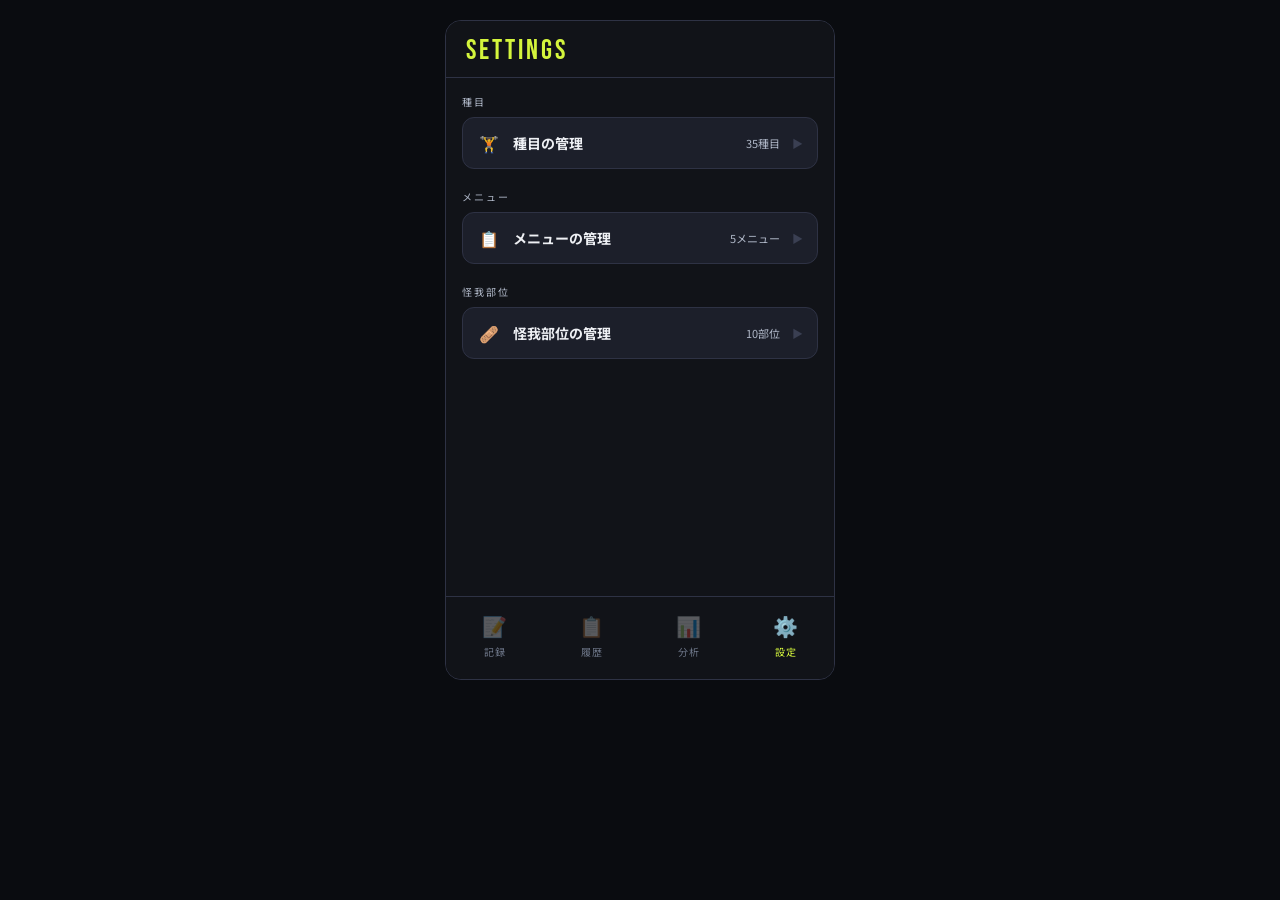
<file: Claudeチャットより/03_設定タブ.html>
<!DOCTYPE html>
<html lang="ja">
<head>
<meta charset="UTF-8">
<meta name="viewport" content="width=device-width, initial-scale=1.0">
<title>設定タブ モック</title>
<link rel="preconnect" href="https://fonts.googleapis.com">
<link href="https://fonts.googleapis.com/css2?family=Bebas+Neue&family=Noto+Sans+JP:wght@400;500;700&display=swap" rel="stylesheet">
<style>
* { box-sizing: border-box; margin: 0; padding: 0; }
body { background: #0a0c10; display: flex; justify-content: center; padding: 20px; font-family: 'Noto Sans JP', sans-serif; }
.wa { background: #111318; color: #eef0f4; max-width: 390px; width: 100%; border-radius: 16px; overflow: hidden; height: 660px; display: flex; flex-direction: column; border: 1px solid #2e3244; }
.wa-header { padding: 16px 20px 12px; background: rgba(17,19,24,0.97); border-bottom: 1px solid #2e3244; flex-shrink: 0; }
.wa-header-row { display: flex; align-items: center; gap: 10px; }
.wa-app-title { font-family: 'Bebas Neue', sans-serif; font-size: 28px; letter-spacing: 3px; color: #d4f53c; line-height: 1; flex: 1; }
.wa-header-title { font-family: 'Bebas Neue', sans-serif; font-size: 22px; letter-spacing: 2px; color: #d4f53c; line-height: 1; flex: 1; }
.wa-back-btn { background: none !important; border: none !important; color: #9ba3b5 !important; font-size: 18px; cursor: pointer; padding: 2px 4px; line-height: 1; flex-shrink: 0; }

.wa-body { flex: 1; overflow-y: auto; padding: 12px 16px; }
.wa-section-label { font-size: 10px; letter-spacing: 2px; color: #b0b8c8; text-transform: uppercase; margin: 4px 0 8px; }
.wa-setting-section { margin-bottom: 20px; }
.wa-setting-card { background: #1c1f2a; border: 1px solid #2e3244; border-radius: 12px; overflow: hidden; }
.wa-setting-row { display: flex; align-items: center; gap: 12px; padding: 13px 14px; border-bottom: 1px solid #2e3244; cursor: pointer; transition: background 0.15s; }
.wa-setting-row:last-child { border-bottom: none; }
.wa-setting-row:hover { background: #1e2230; }
.wa-setting-icon { font-size: 16px; width: 24px; text-align: center; flex-shrink: 0; }
.wa-setting-name { font-size: 14px; font-weight: 700; color: #eef0f4; flex: 1; }
.wa-setting-meta { font-size: 11px; color: #b0b8c8; }
.wa-setting-chevron { font-size: 11px; color: #3a3f52; }

.wa-add-row-btn { display: flex !important; align-items: center !important; gap: 8px; width: 100% !important; padding: 11px 14px !important; background: none !important; border: none !important; border-top: 1px solid #2e3244 !important; color: #b0b8c8 !important; font-size: 13px !important; font-family: 'Noto Sans JP', sans-serif !important; cursor: pointer; transition: color 0.15s; border-radius: 0 !important; }
.wa-add-row-btn:hover { color: #d4f53c !important; }

/* 削除ボタン（赤） */
.wa-delete-btn { width: 100% !important; padding: 13px !important; margin-top: 12px !important; background: none !important; border: 1px solid #ff4d3a !important; border-radius: 12px !important; color: #ff4d3a !important; font-size: 14px !important; font-weight: 700 !important; font-family: 'Noto Sans JP', sans-serif !important; cursor: pointer; }

/* モーダル */
.wa-modal-overlay { display: none; position: fixed; inset: 0; background: rgba(0,0,0,0.7); z-index: 200; align-items: flex-end; justify-content: center; }
.wa-modal-overlay.open { display: flex; }
.wa-modal { background: #1c1f2a; border: 1px solid #2e3244; border-radius: 16px 16px 0 0; width: 100%; max-width: 390px; padding: 20px 20px 32px; }
.wa-modal-title { font-family: 'Bebas Neue', sans-serif; font-size: 20px; letter-spacing: 2px; color: #d4f53c; margin-bottom: 16px; }
.wa-modal-label { font-size: 10px; color: #b0b8c8; letter-spacing: 1px; text-transform: uppercase; margin-bottom: 6px; }
.wa-modal-input { width: 100%; background: #111318; border: 1px solid #2e3244; border-radius: 8px; padding: 10px 12px; color: #eef0f4; font-family: 'Noto Sans JP', sans-serif; font-size: 14px; outline: none; margin-bottom: 14px; }
.wa-modal-input:focus { border-color: #d4f53c; }
.wa-toggle-row { display: flex; gap: 8px; margin-bottom: 14px; }
.wa-toggle-btn { flex: 1 !important; padding: 9px !important; background: #111318 !important; border: 1px solid #2e3244 !important; border-radius: 8px !important; color: #b0b8c8 !important; font-size: 12px !important; font-weight: 700 !important; font-family: 'Noto Sans JP', sans-serif !important; cursor: pointer; transition: all 0.15s; text-align: center; }
.wa-toggle-btn.active { background: rgba(212,245,60,0.1) !important; border-color: rgba(212,245,60,0.5) !important; color: #d4f53c !important; }
.wa-modal-btn-row { display: flex; gap: 8px; margin-top: 4px; }
.wa-modal-cancel { flex: 1 !important; padding: 12px !important; background: none !important; border: 1px solid #2e3244 !important; border-radius: 10px !important; color: #b0b8c8 !important; font-size: 13px !important; font-weight: 700 !important; font-family: 'Noto Sans JP', sans-serif !important; cursor: pointer; }
.wa-modal-save { flex: 2 !important; padding: 12px !important; background: #d4f53c !important; border: none !important; border-radius: 10px !important; color: #111318 !important; font-size: 13px !important; font-weight: 700 !important; font-family: 'Noto Sans JP', sans-serif !important; cursor: pointer; }
.wa-modal-delete { width: 100% !important; padding: 12px !important; margin-top: 8px !important; background: none !important; border: 1px solid #ff4d3a !important; border-radius: 10px !important; color: #ff4d3a !important; font-size: 13px !important; font-weight: 700 !important; font-family: 'Noto Sans JP', sans-serif !important; cursor: pointer; }

.wa-bottom-nav { flex-shrink: 0; background: rgba(17,19,24,0.97); border-top: 1px solid #2e3244; display: flex; justify-content: space-around; padding: 10px 0 16px; }
.wa-nav-item { display: flex; flex-direction: column; align-items: center; gap: 4px; cursor: pointer; padding: 4px 16px; }
.wa-nav-icon { font-size: 20px; opacity: 0.3; }
.wa-nav-label { font-size: 10px; color: #6e7789; letter-spacing: 0.5px; }
.wa-nav-item.active .wa-nav-icon { opacity: 1; }
.wa-nav-item.active .wa-nav-label { color: #d4f53c; }
.screen { display: none; flex-direction: column; flex: 1; overflow: hidden; }
.screen.active { display: flex; }
</style>
</head>
<body>
<div class="wa">

  <!-- 設定トップ -->
  <div class="screen active" id="s-top">
    <div class="wa-header"><div class="wa-header-row"><div class="wa-app-title">SETTINGS</div></div></div>
    <div class="wa-body">
      <div class="wa-setting-section">
        <div class="wa-section-label">種目</div>
        <div class="wa-setting-card">
          <div class="wa-setting-row" onclick="goScreen('s-ex')"><div class="wa-setting-icon">🏋️</div><div class="wa-setting-name">種目の管理</div><div class="wa-setting-meta">35種目</div><div class="wa-setting-chevron">▶</div></div>
        </div>
      </div>
      <div class="wa-setting-section">
        <div class="wa-section-label">メニュー</div>
        <div class="wa-setting-card">
          <div class="wa-setting-row" onclick="goScreen('s-menu')"><div class="wa-setting-icon">📋</div><div class="wa-setting-name">メニューの管理</div><div class="wa-setting-meta">5メニュー</div><div class="wa-setting-chevron">▶</div></div>
        </div>
      </div>
      <div class="wa-setting-section">
        <div class="wa-section-label">怪我部位</div>
        <div class="wa-setting-card">
          <div class="wa-setting-row" onclick="goScreen('s-injury')"><div class="wa-setting-icon">🩹</div><div class="wa-setting-name">怪我部位の管理</div><div class="wa-setting-meta">10部位</div><div class="wa-setting-chevron">▶</div></div>
        </div>
      </div>
    </div>
    <div class="wa-bottom-nav">
      <div class="wa-nav-item"><div class="wa-nav-icon">📝</div><div class="wa-nav-label">記録</div></div>
      <div class="wa-nav-item"><div class="wa-nav-icon">📋</div><div class="wa-nav-label">履歴</div></div>
      <div class="wa-nav-item"><div class="wa-nav-icon">📊</div><div class="wa-nav-label">分析</div></div>
      <div class="wa-nav-item active"><div class="wa-nav-icon">⚙️</div><div class="wa-nav-label">設定</div></div>
    </div>
  </div>

  <!-- 種目管理 -->
  <div class="screen" id="s-ex">
    <div class="wa-header"><div class="wa-header-row"><button class="wa-back-btn" onclick="goScreen('s-top')">◀</button><div class="wa-header-title">種目の管理</div></div></div>
    <div class="wa-body">
      <div class="wa-setting-card">
        <div class="wa-setting-row" onclick="openModal('ex-edit','ダンベルプレス')"><div class="wa-setting-icon">💪</div><div class="wa-setting-name">ダンベルプレス</div><div class="wa-setting-meta">胸・回・120秒</div><div class="wa-setting-chevron">▶</div></div>
        <div class="wa-setting-row" onclick="openModal('ex-edit','ダンベルフライ')"><div class="wa-setting-icon">💪</div><div class="wa-setting-name">ダンベルフライ</div><div class="wa-setting-meta">胸・回・120秒</div><div class="wa-setting-chevron">▶</div></div>
        <div class="wa-setting-row" onclick="openModal('ex-edit','クランチ')"><div class="wa-setting-icon">🔥</div><div class="wa-setting-name">クランチ</div><div class="wa-setting-meta">体幹・回・60秒</div><div class="wa-setting-chevron">▶</div></div>
        <div class="wa-setting-row" onclick="openModal('ex-edit','カーフレイズ')"><div class="wa-setting-icon">🦵</div><div class="wa-setting-name">カーフレイズ</div><div class="wa-setting-meta">脚・回・左右あり</div><div class="wa-setting-chevron">▶</div></div>
        <div class="wa-setting-row" onclick="openModal('ex-edit','チンタック')"><div class="wa-setting-icon">🧠</div><div class="wa-setting-name">チンタック</div><div class="wa-setting-meta">体幹・回・30秒</div><div class="wa-setting-chevron">▶</div></div>
        <button class="wa-add-row-btn" onclick="openModal('ex-add','')">＋ 種目を追加</button>
      </div>
    </div>
    <div class="wa-bottom-nav">
      <div class="wa-nav-item"><div class="wa-nav-icon">📝</div><div class="wa-nav-label">記録</div></div>
      <div class="wa-nav-item"><div class="wa-nav-icon">📋</div><div class="wa-nav-label">履歴</div></div>
      <div class="wa-nav-item"><div class="wa-nav-icon">📊</div><div class="wa-nav-label">分析</div></div>
      <div class="wa-nav-item active"><div class="wa-nav-icon">⚙️</div><div class="wa-nav-label">設定</div></div>
    </div>
  </div>

  <!-- メニュー管理 -->
  <div class="screen" id="s-menu">
    <div class="wa-header"><div class="wa-header-row"><button class="wa-back-btn" onclick="goScreen('s-top')">◀</button><div class="wa-header-title">メニューの管理</div></div></div>
    <div class="wa-body">
      <div class="wa-setting-card">
        <div class="wa-setting-row" onclick="goScreen('s-menu-detail')"><div class="wa-setting-icon">💪</div><div class="wa-setting-name">胸メニュー</div><div class="wa-setting-meta">8種目</div><div class="wa-setting-chevron">▶</div></div>
        <div class="wa-setting-row" onclick="goScreen('s-menu-detail')"><div class="wa-setting-icon">🦾</div><div class="wa-setting-name">腕メニュー</div><div class="wa-setting-meta">8種目</div><div class="wa-setting-chevron">▶</div></div>
        <div class="wa-setting-row" onclick="goScreen('s-menu-detail')"><div class="wa-setting-icon">🏋️</div><div class="wa-setting-name">背中メニュー</div><div class="wa-setting-meta">8種目</div><div class="wa-setting-chevron">▶</div></div>
        <div class="wa-setting-row" onclick="goScreen('s-menu-detail')"><div class="wa-setting-icon">🔝</div><div class="wa-setting-name">肩メニュー</div><div class="wa-setting-meta">8種目</div><div class="wa-setting-chevron">▶</div></div>
        <div class="wa-setting-row" onclick="goScreen('s-menu-detail')"><div class="wa-setting-icon">🦵</div><div class="wa-setting-name">脚メニュー</div><div class="wa-setting-meta">7種目</div><div class="wa-setting-chevron">▶</div></div>
        <button class="wa-add-row-btn" onclick="openModal('menu-add','')">＋ メニューを追加</button>
      </div>
    </div>
    <div class="wa-bottom-nav">
      <div class="wa-nav-item"><div class="wa-nav-icon">📝</div><div class="wa-nav-label">記録</div></div>
      <div class="wa-nav-item"><div class="wa-nav-icon">📋</div><div class="wa-nav-label">履歴</div></div>
      <div class="wa-nav-item"><div class="wa-nav-icon">📊</div><div class="wa-nav-label">分析</div></div>
      <div class="wa-nav-item active"><div class="wa-nav-icon">⚙️</div><div class="wa-nav-label">設定</div></div>
    </div>
  </div>

  <!-- メニュー詳細 -->
  <div class="screen" id="s-menu-detail">
    <div class="wa-header"><div class="wa-header-row"><button class="wa-back-btn" onclick="goScreen('s-menu')">◀</button><div class="wa-header-title">胸メニュー</div></div></div>
    <div class="wa-body">
      <div class="wa-section-label">種目の順番（長押しで並び替え）</div>
      <div class="wa-setting-card">
        <div class="wa-setting-row"><div class="wa-setting-icon" style="color:#3a3f52;font-size:14px;">☰</div><div class="wa-setting-name">ストレッチ-トレーニング前</div><div class="wa-setting-chevron">▶</div></div>
        <div class="wa-setting-row"><div class="wa-setting-icon" style="color:#3a3f52;font-size:14px;">☰</div><div class="wa-setting-name">チンタック</div><div class="wa-setting-chevron">▶</div></div>
        <div class="wa-setting-row"><div class="wa-setting-icon" style="color:#3a3f52;font-size:14px;">☰</div><div class="wa-setting-name">ダンベルプレス</div><div class="wa-setting-chevron">▶</div></div>
        <div class="wa-setting-row"><div class="wa-setting-icon" style="color:#3a3f52;font-size:14px;">☰</div><div class="wa-setting-name">ダンベルフライ</div><div class="wa-setting-chevron">▶</div></div>
        <div class="wa-setting-row"><div class="wa-setting-icon" style="color:#3a3f52;font-size:14px;">☰</div><div class="wa-setting-name">クランチ</div><div class="wa-setting-chevron">▶</div></div>
        <div class="wa-setting-row"><div class="wa-setting-icon" style="color:#3a3f52;font-size:14px;">☰</div><div class="wa-setting-name">スーパーマン</div><div class="wa-setting-chevron">▶</div></div>
        <div class="wa-setting-row"><div class="wa-setting-icon" style="color:#3a3f52;font-size:14px;">☰</div><div class="wa-setting-name">カーフレイズ</div><div class="wa-setting-chevron">▶</div></div>
        <div class="wa-setting-row"><div class="wa-setting-icon" style="color:#3a3f52;font-size:14px;">☰</div><div class="wa-setting-name">ストレッチ-トレーニング後</div><div class="wa-setting-chevron">▶</div></div>
        <button class="wa-add-row-btn">＋ 種目を追加</button>
      </div>
      <!-- このメニューを削除ボタン（赤枠・画面下部） -->
      <button class="wa-delete-btn" onclick="alert('削除確認ダイアログ')">このメニューを削除</button>
    </div>
    <div class="wa-bottom-nav">
      <div class="wa-nav-item"><div class="wa-nav-icon">📝</div><div class="wa-nav-label">記録</div></div>
      <div class="wa-nav-item"><div class="wa-nav-icon">📋</div><div class="wa-nav-label">履歴</div></div>
      <div class="wa-nav-item"><div class="wa-nav-icon">📊</div><div class="wa-nav-label">分析</div></div>
      <div class="wa-nav-item active"><div class="wa-nav-icon">⚙️</div><div class="wa-nav-label">設定</div></div>
    </div>
  </div>

  <!-- 怪我部位管理 -->
  <div class="screen" id="s-injury">
    <div class="wa-header"><div class="wa-header-row"><button class="wa-back-btn" onclick="goScreen('s-top')">◀</button><div class="wa-header-title">怪我部位の管理</div></div></div>
    <div class="wa-body">
      <div class="wa-setting-card">
        <div class="wa-setting-row" onclick="openModal('injury-edit','右肩')"><div class="wa-setting-name">右肩</div><div class="wa-setting-chevron">▶</div></div>
        <div class="wa-setting-row" onclick="openModal('injury-edit','左肩')"><div class="wa-setting-name">左肩</div><div class="wa-setting-chevron">▶</div></div>
        <div class="wa-setting-row" onclick="openModal('injury-edit','右肘')"><div class="wa-setting-name">右肘</div><div class="wa-setting-chevron">▶</div></div>
        <div class="wa-setting-row" onclick="openModal('injury-edit','左肘')"><div class="wa-setting-name">左肘</div><div class="wa-setting-chevron">▶</div></div>
        <div class="wa-setting-row" onclick="openModal('injury-edit','腰')"><div class="wa-setting-name">腰</div><div class="wa-setting-chevron">▶</div></div>
        <div class="wa-setting-row" onclick="openModal('injury-edit','右膝')"><div class="wa-setting-name">右膝</div><div class="wa-setting-chevron">▶</div></div>
        <div class="wa-setting-row" onclick="openModal('injury-edit','左膝')"><div class="wa-setting-name">左膝</div><div class="wa-setting-chevron">▶</div></div>
        <div class="wa-setting-row" onclick="openModal('injury-edit','右手首')"><div class="wa-setting-name">右手首</div><div class="wa-setting-chevron">▶</div></div>
        <div class="wa-setting-row" onclick="openModal('injury-edit','左手首')"><div class="wa-setting-name">左手首</div><div class="wa-setting-chevron">▶</div></div>
        <div class="wa-setting-row" onclick="openModal('injury-edit','その他')"><div class="wa-setting-name">その他</div><div class="wa-setting-chevron">▶</div></div>
        <button class="wa-add-row-btn" onclick="openModal('injury-add','')">＋ 部位を追加</button>
      </div>
    </div>
    <div class="wa-bottom-nav">
      <div class="wa-nav-item"><div class="wa-nav-icon">📝</div><div class="wa-nav-label">記録</div></div>
      <div class="wa-nav-item"><div class="wa-nav-icon">📋</div><div class="wa-nav-label">履歴</div></div>
      <div class="wa-nav-item"><div class="wa-nav-icon">📊</div><div class="wa-nav-label">分析</div></div>
      <div class="wa-nav-item active"><div class="wa-nav-icon">⚙️</div><div class="wa-nav-label">設定</div></div>
    </div>
  </div>

</div>

<!-- 種目編集モーダル -->
<div class="wa-modal-overlay" id="modal-ex-edit">
  <div class="wa-modal">
    <div class="wa-modal-title">種目を編集</div>
    <div class="wa-modal-label">種目名</div>
    <input class="wa-modal-input" type="text" id="modal-ex-name">
    <div class="wa-modal-label">部位</div>
    <input class="wa-modal-input" type="text" placeholder="胸・背中・肩・腕・脚・体幹など">
    <div class="wa-modal-label">単位</div>
    <div class="wa-toggle-row"><button class="wa-toggle-btn active" onclick="toggle(this)">回</button><button class="wa-toggle-btn" onclick="toggle(this)">秒</button></div>
    <div class="wa-modal-label">左右</div>
    <div class="wa-toggle-row"><button class="wa-toggle-btn active" onclick="toggle(this)">なし</button><button class="wa-toggle-btn" onclick="toggle(this)">あり</button></div>
    <div class="wa-modal-label">デフォルトインターバル（秒）</div>
    <input class="wa-modal-input" type="number" value="120">
    <div class="wa-modal-btn-row">
      <button class="wa-modal-cancel" onclick="closeModal('modal-ex-edit')">キャンセル</button>
      <button class="wa-modal-save" onclick="closeModal('modal-ex-edit')">保存</button>
    </div>
    <button class="wa-modal-delete" onclick="closeModal('modal-ex-edit')">この種目を削除</button>
  </div>
</div>

<!-- 種目追加モーダル -->
<div class="wa-modal-overlay" id="modal-ex-add">
  <div class="wa-modal">
    <div class="wa-modal-title">種目を追加</div>
    <div class="wa-modal-label">種目名</div>
    <input class="wa-modal-input" type="text" placeholder="例：ダンベルカール">
    <div class="wa-modal-label">部位</div>
    <input class="wa-modal-input" type="text" placeholder="胸・背中・肩・腕・脚・体幹など">
    <div class="wa-modal-label">単位</div>
    <div class="wa-toggle-row"><button class="wa-toggle-btn active" onclick="toggle(this)">回</button><button class="wa-toggle-btn" onclick="toggle(this)">秒</button></div>
    <div class="wa-modal-label">左右</div>
    <div class="wa-toggle-row"><button class="wa-toggle-btn active" onclick="toggle(this)">なし</button><button class="wa-toggle-btn" onclick="toggle(this)">あり</button></div>
    <div class="wa-modal-label">デフォルトインターバル（秒）</div>
    <input class="wa-modal-input" type="number" placeholder="90">
    <div class="wa-modal-btn-row">
      <button class="wa-modal-cancel" onclick="closeModal('modal-ex-add')">キャンセル</button>
      <button class="wa-modal-save" onclick="closeModal('modal-ex-add')">追加</button>
    </div>
  </div>
</div>

<!-- メニュー追加モーダル -->
<div class="wa-modal-overlay" id="modal-menu-add">
  <div class="wa-modal">
    <div class="wa-modal-title">メニューを追加</div>
    <div class="wa-modal-label">メニュー名</div>
    <input class="wa-modal-input" type="text" placeholder="例：脚メニュー">
    <div class="wa-modal-btn-row">
      <button class="wa-modal-cancel" onclick="closeModal('modal-menu-add')">キャンセル</button>
      <button class="wa-modal-save" onclick="closeModal('modal-menu-add')">追加</button>
    </div>
  </div>
</div>

<!-- 怪我部位編集モーダル -->
<div class="wa-modal-overlay" id="modal-injury-edit">
  <div class="wa-modal">
    <div class="wa-modal-title" id="modal-injury-title">怪我部位を編集</div>
    <div class="wa-modal-label">部位名</div>
    <input class="wa-modal-input" type="text" id="modal-injury-name">
    <div class="wa-modal-btn-row">
      <button class="wa-modal-cancel" onclick="closeModal('modal-injury-edit')">キャンセル</button>
      <button class="wa-modal-save" onclick="closeModal('modal-injury-edit')">保存</button>
    </div>
    <button class="wa-modal-delete" id="modal-injury-delete" onclick="closeModal('modal-injury-edit')">この部位を削除</button>
  </div>
</div>

<script>
function goScreen(id) { document.querySelectorAll('.screen').forEach(s => s.classList.remove('active')); document.getElementById(id).classList.add('active'); }
function openModal(type, name) {
  if (type === 'ex-edit') { document.getElementById('modal-ex-name').value = name; document.getElementById('modal-ex-edit').classList.add('open'); }
  else if (type === 'ex-add') { document.getElementById('modal-ex-add').classList.add('open'); }
  else if (type === 'menu-add') { document.getElementById('modal-menu-add').classList.add('open'); }
  else if (type === 'injury-edit') {
    document.getElementById('modal-injury-title').textContent = '怪我部位を編集';
    document.getElementById('modal-injury-name').value = name;
    document.getElementById('modal-injury-delete').style.display = 'block';
    document.getElementById('modal-injury-edit').classList.add('open');
  } else if (type === 'injury-add') {
    document.getElementById('modal-injury-title').textContent = '部位を追加';
    document.getElementById('modal-injury-name').value = '';
    document.getElementById('modal-injury-delete').style.display = 'none';
    document.getElementById('modal-injury-edit').classList.add('open');
  }
}
function closeModal(id) { document.getElementById(id).classList.remove('open'); }
function toggle(btn) { btn.closest('.wa-toggle-row').querySelectorAll('.wa-toggle-btn').forEach(b => b.classList.remove('active')); btn.classList.add('active'); }
</script>
</body>
</html>
</file>
